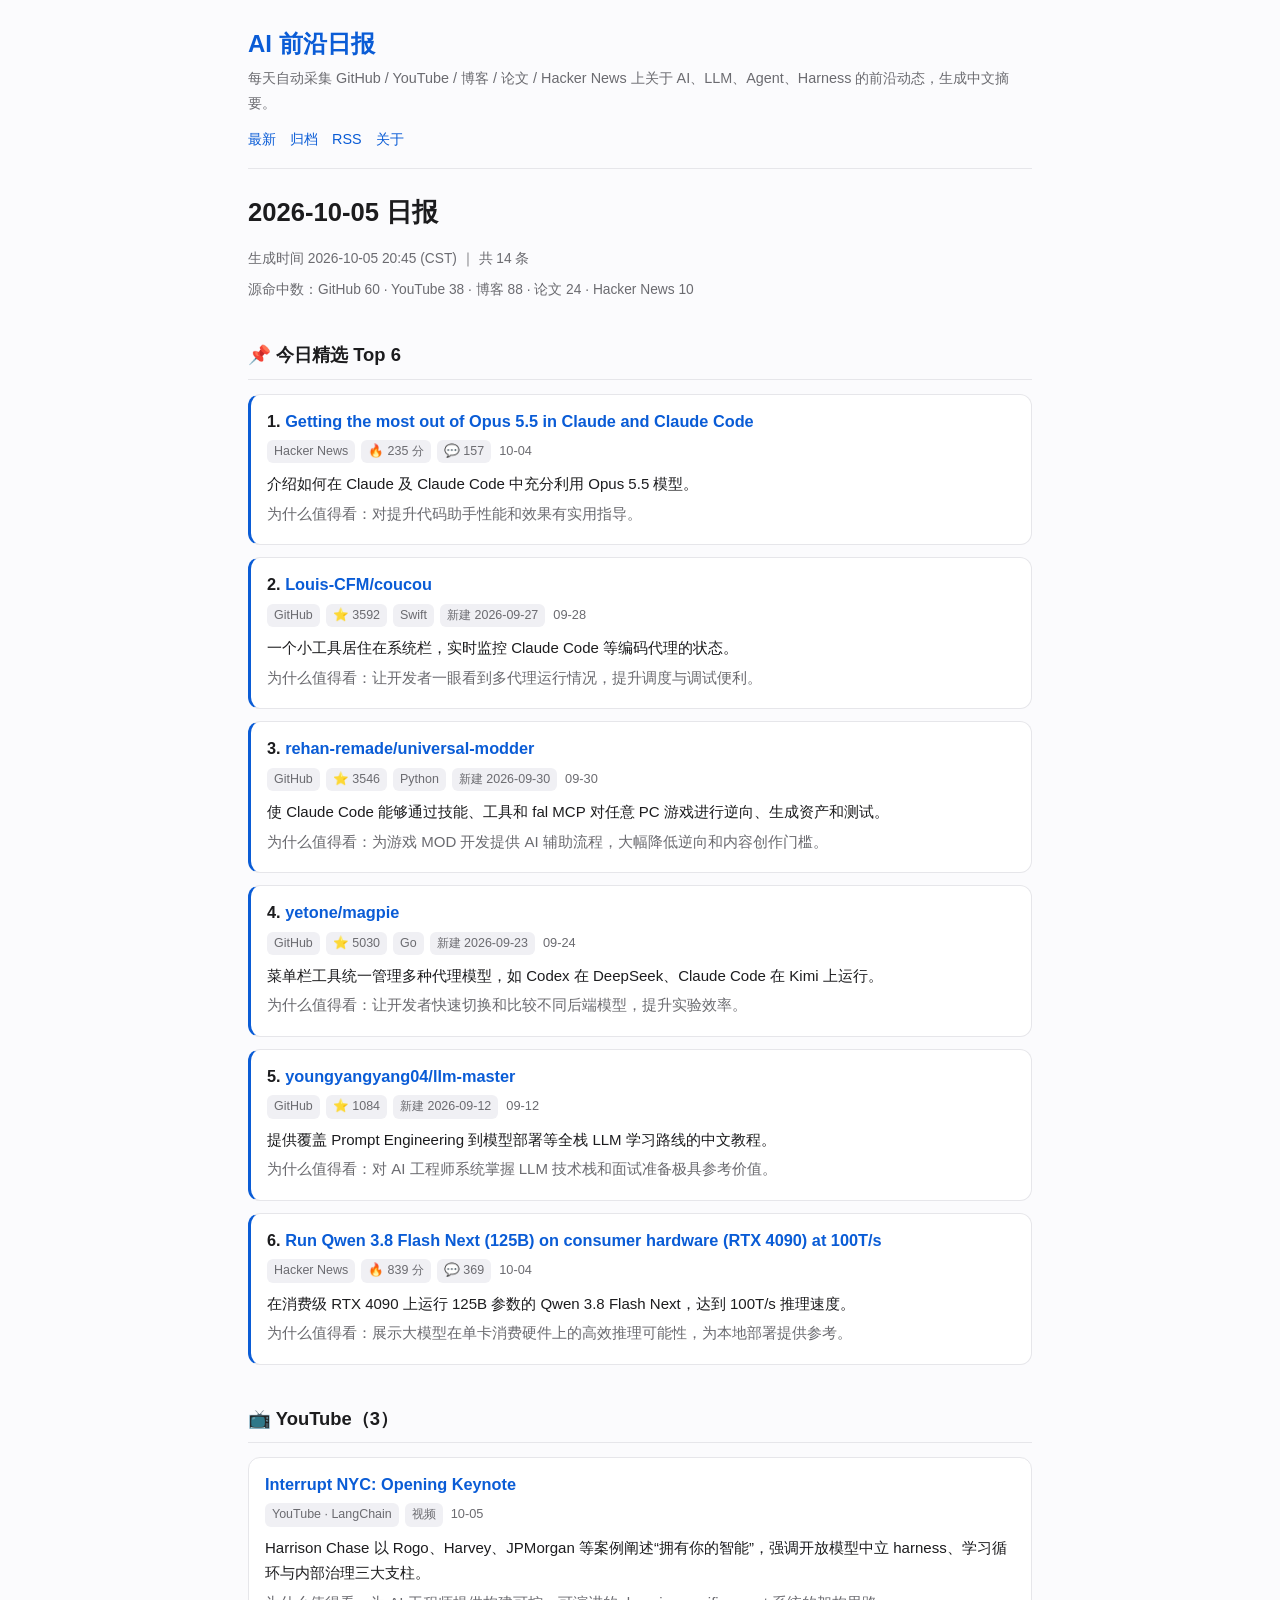
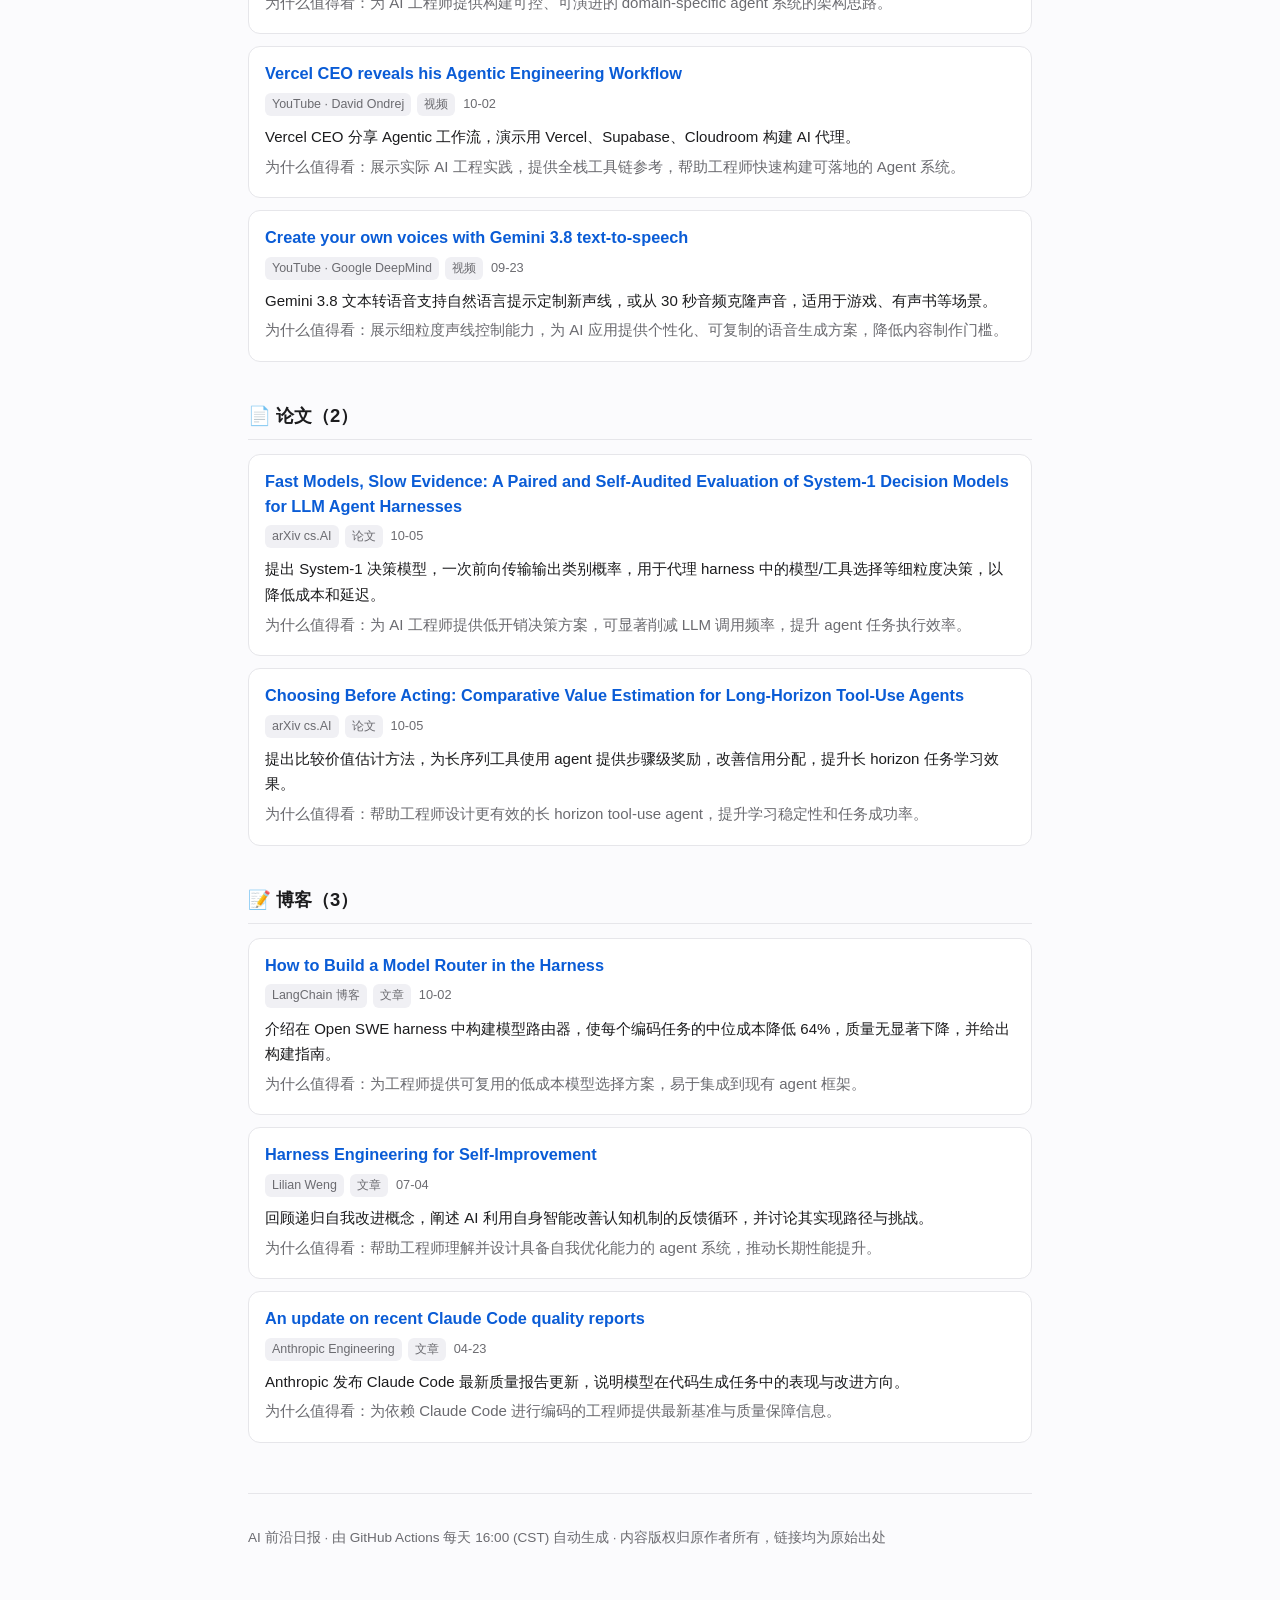
<file: site/index.html>
<!DOCTYPE html>
<html lang="zh-CN">
<head>
<meta charset="utf-8">
<meta name="viewport" content="width=device-width,initial-scale=1">
<title>2026-10-05 · AI 前沿日报</title>
<meta name="description" content="2026-10-05 AI / LLM / Agent 前沿日报">
<link rel="stylesheet" href="style.css">
<link rel="alternate" type="application/rss+xml" title="AI 前沿日报" href="https://ai-daily-digest.pages.dev/feed.xml">
</head>
<body>
<div class="wrap">
<header class="site">
<h1><a href="index.html">AI 前沿日报</a></h1>
<p>每天自动采集 GitHub / YouTube / 博客 / 论文 / Hacker News 上关于 AI、LLM、Agent、Harness 的前沿动态，生成中文摘要。</p>
<nav><a href="index.html">最新</a><a href="archive.html">归档</a><a href="feed.xml">RSS</a><a href="about.html">关于</a></nav>
</header>
<h1>2026-10-05 日报</h1>
<p class="meta">生成时间 2026-10-05 20:45 (CST) ｜ 共 14 条</p>
<p class="meta">源命中数：GitHub 60 · YouTube 38 · 博客 88 · 论文 24 · Hacker News 10</p>
<h2>📌 今日精选 Top 6</h2>
<article class="pick">
<h3>1. <a href="https://claude.dev/blog/getting-the-most-out-of-opus-5-5/" target="_blank" rel="noopener">Getting the most out of Opus 5.5 in Claude and Claude Code</a></h3>
<p class="meta"><span class="tag">Hacker News</span><span class="tag">🔥 235 分</span><span class="tag">💬 157</span><span class="date">10-04</span></p>
<p class="sum">介绍如何在 Claude 及 Claude Code 中充分利用 Opus 5.5 模型。</p>
<p class="why">为什么值得看：对提升代码助手性能和效果有实用指导。</p>
</article>
<article class="pick">
<h3>2. <a href="https://github.com/Louis-CFM/coucou" target="_blank" rel="noopener">Louis-CFM/coucou</a></h3>
<p class="meta"><span class="tag">GitHub</span><span class="tag">⭐ 3592</span><span class="tag">Swift</span><span class="tag">新建 2026-09-27</span><span class="date">09-28</span></p>
<p class="sum">一个小工具居住在系统栏，实时监控 Claude Code 等编码代理的状态。</p>
<p class="why">为什么值得看：让开发者一眼看到多代理运行情况，提升调度与调试便利。</p>
</article>
<article class="pick">
<h3>3. <a href="https://github.com/rehan-remade/universal-modder" target="_blank" rel="noopener">rehan-remade/universal-modder</a></h3>
<p class="meta"><span class="tag">GitHub</span><span class="tag">⭐ 3546</span><span class="tag">Python</span><span class="tag">新建 2026-09-30</span><span class="date">09-30</span></p>
<p class="sum">使 Claude Code 能够通过技能、工具和 fal MCP 对任意 PC 游戏进行逆向、生成资产和测试。</p>
<p class="why">为什么值得看：为游戏 MOD 开发提供 AI 辅助流程，大幅降低逆向和内容创作门槛。</p>
</article>
<article class="pick">
<h3>4. <a href="https://github.com/yetone/magpie" target="_blank" rel="noopener">yetone/magpie</a></h3>
<p class="meta"><span class="tag">GitHub</span><span class="tag">⭐ 5030</span><span class="tag">Go</span><span class="tag">新建 2026-09-23</span><span class="date">09-24</span></p>
<p class="sum">菜单栏工具统一管理多种代理模型，如 Codex 在 DeepSeek、Claude Code 在 Kimi 上运行。</p>
<p class="why">为什么值得看：让开发者快速切换和比较不同后端模型，提升实验效率。</p>
</article>
<article class="pick">
<h3>5. <a href="https://github.com/youngyangyang04/llm-master" target="_blank" rel="noopener">youngyangyang04/llm-master</a></h3>
<p class="meta"><span class="tag">GitHub</span><span class="tag">⭐ 1084</span><span class="tag">新建 2026-09-12</span><span class="date">09-12</span></p>
<p class="sum">提供覆盖 Prompt Engineering 到模型部署等全栈 LLM 学习路线的中文教程。</p>
<p class="why">为什么值得看：对 AI 工程师系统掌握 LLM 技术栈和面试准备极具参考价值。</p>
</article>
<article class="pick">
<h3>6. <a href="https://github.com/Niko1221/Strata" target="_blank" rel="noopener">Run Qwen 3.8 Flash Next (125B) on consumer hardware (RTX 4090) at 100T/s</a></h3>
<p class="meta"><span class="tag">Hacker News</span><span class="tag">🔥 839 分</span><span class="tag">💬 369</span><span class="date">10-04</span></p>
<p class="sum">在消费级 RTX 4090 上运行 125B 参数的 Qwen 3.8 Flash Next，达到 100T/s 推理速度。</p>
<p class="why">为什么值得看：展示大模型在单卡消费硬件上的高效推理可能性，为本地部署提供参考。</p>
</article>
<h2>📺 YouTube（3）</h2>
<article class="item">
<h3><a href="https://www.youtube.com/watch?v=950byF7njfw" target="_blank" rel="noopener">Interrupt NYC: Opening Keynote</a></h3>
<p class="meta"><span class="tag">YouTube · LangChain</span><span class="tag">视频</span><span class="date">10-05</span></p>
<p class="sum">Harrison Chase 以 Rogo、Harvey、JPMorgan 等案例阐述“拥有你的智能”，强调开放模型中立 harness、学习循环与内部治理三大支柱。</p>
<p class="why">为什么值得看：为 AI 工程师提供构建可控、可演进的 domain‑specific agent 系统的架构思路。</p>
</article>
<article class="item">
<h3><a href="https://www.youtube.com/watch?v=WeiB_gLOdQE" target="_blank" rel="noopener">Vercel CEO reveals his Agentic Engineering Workflow</a></h3>
<p class="meta"><span class="tag">YouTube · David Ondrej</span><span class="tag">视频</span><span class="date">10-02</span></p>
<p class="sum">Vercel CEO 分享 Agentic 工作流，演示用 Vercel、Supabase、Cloudroom 构建 AI 代理。</p>
<p class="why">为什么值得看：展示实际 AI 工程实践，提供全栈工具链参考，帮助工程师快速构建可落地的 Agent 系统。</p>
</article>
<article class="item">
<h3><a href="https://www.youtube.com/watch?v=FL6mI_Br-mc" target="_blank" rel="noopener">Create your own voices with Gemini 3.8 text-to-speech</a></h3>
<p class="meta"><span class="tag">YouTube · Google DeepMind</span><span class="tag">视频</span><span class="date">09-23</span></p>
<p class="sum">Gemini 3.8 文本转语音支持自然语言提示定制新声线，或从 30 秒音频克隆声音，适用于游戏、有声书等场景。</p>
<p class="why">为什么值得看：展示细粒度声线控制能力，为 AI 应用提供个性化、可复制的语音生成方案，降低内容制作门槛。</p>
</article>
<h2>📄 论文（2）</h2>
<article class="item">
<h3><a href="https://arxiv.org/abs/2610.02267" target="_blank" rel="noopener">Fast Models, Slow Evidence: A Paired and Self-Audited Evaluation of System-1 Decision Models for LLM Agent Harnesses</a></h3>
<p class="meta"><span class="tag">arXiv cs.AI</span><span class="tag">论文</span><span class="date">10-05</span></p>
<p class="sum">提出 System-1 决策模型，一次前向传输输出类别概率，用于代理 harness 中的模型/工具选择等细粒度决策，以降低成本和延迟。</p>
<p class="why">为什么值得看：为 AI 工程师提供低开销决策方案，可显著削减 LLM 调用频率，提升 agent 任务执行效率。</p>
</article>
<article class="item">
<h3><a href="https://arxiv.org/abs/2610.02330" target="_blank" rel="noopener">Choosing Before Acting: Comparative Value Estimation for Long-Horizon Tool-Use Agents</a></h3>
<p class="meta"><span class="tag">arXiv cs.AI</span><span class="tag">论文</span><span class="date">10-05</span></p>
<p class="sum">提出比较价值估计方法，为长序列工具使用 agent 提供步骤级奖励，改善信用分配，提升长 horizon 任务学习效果。</p>
<p class="why">为什么值得看：帮助工程师设计更有效的长 horizon tool-use agent，提升学习稳定性和任务成功率。</p>
</article>
<h2>📝 博客（3）</h2>
<article class="item">
<h3><a href="https://www.langchain.com/blog/how-to-build-a-model-router-in-the-harness" target="_blank" rel="noopener">How to Build a Model Router in the Harness</a></h3>
<p class="meta"><span class="tag">LangChain 博客</span><span class="tag">文章</span><span class="date">10-02</span></p>
<p class="sum">介绍在 Open SWE harness 中构建模型路由器，使每个编码任务的中位成本降低 64%，质量无显著下降，并给出构建指南。</p>
<p class="why">为什么值得看：为工程师提供可复用的低成本模型选择方案，易于集成到现有 agent 框架。</p>
</article>
<article class="item">
<h3><a href="https://lilianweng.github.io/posts/2026-07-04-harness/" target="_blank" rel="noopener">Harness Engineering for Self-Improvement</a></h3>
<p class="meta"><span class="tag">Lilian Weng</span><span class="tag">文章</span><span class="date">07-04</span></p>
<p class="sum">回顾递归自我改进概念，阐述 AI 利用自身智能改善认知机制的反馈循环，并讨论其实现路径与挑战。</p>
<p class="why">为什么值得看：帮助工程师理解并设计具备自我优化能力的 agent 系统，推动长期性能提升。</p>
</article>
<article class="item">
<h3><a href="https://www.anthropic.com/engineering/april-23-postmortem" target="_blank" rel="noopener">An update on recent Claude Code quality reports</a></h3>
<p class="meta"><span class="tag">Anthropic Engineering</span><span class="tag">文章</span><span class="date">04-23</span></p>
<p class="sum">Anthropic 发布 Claude Code 最新质量报告更新，说明模型在代码生成任务中的表现与改进方向。</p>
<p class="why">为什么值得看：为依赖 Claude Code 进行编码的工程师提供最新基准与质量保障信息。</p>
</article>
<footer>
<p>AI 前沿日报 · 由 GitHub Actions 每天 16:00 (CST) 自动生成 · 内容版权归原作者所有，链接均为原始出处</p>
</footer>
</div>
</body>
</html>
</file>
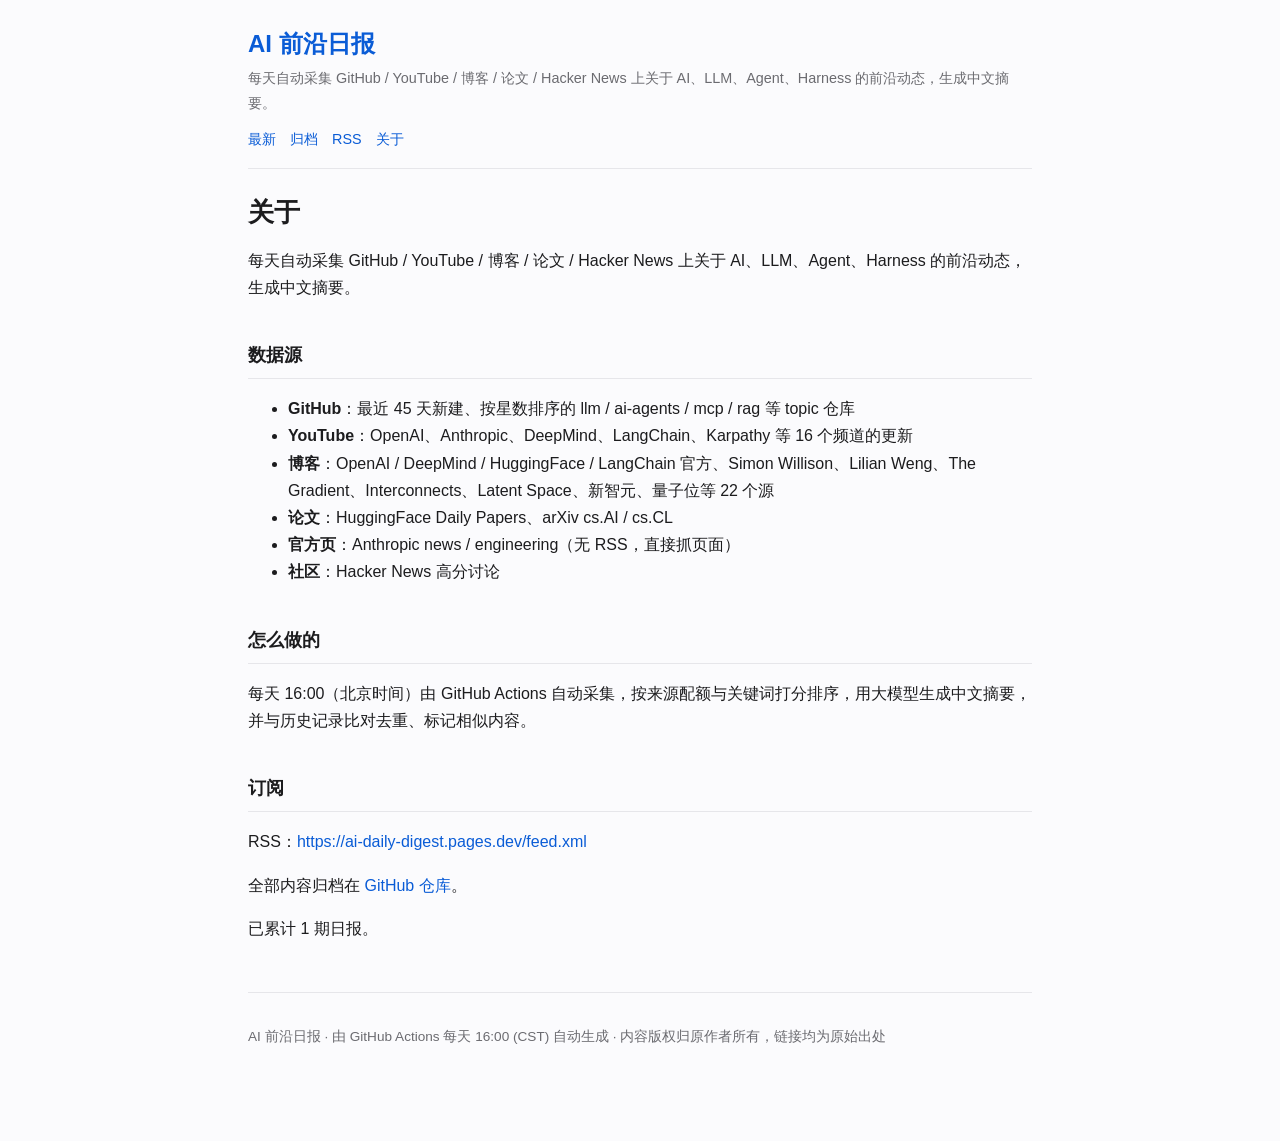
<file: site/about.html>
<!DOCTYPE html>
<html lang="zh-CN">
<head>
<meta charset="utf-8">
<meta name="viewport" content="width=device-width,initial-scale=1">
<title>关于 · AI 前沿日报</title>
<meta name="description" content="关于 AI 前沿日报">
<link rel="stylesheet" href="style.css">
<link rel="alternate" type="application/rss+xml" title="AI 前沿日报" href="https://ai-daily-digest.pages.dev/feed.xml">
</head>
<body>
<div class="wrap">
<header class="site">
<h1><a href="index.html">AI 前沿日报</a></h1>
<p>每天自动采集 GitHub / YouTube / 博客 / 论文 / Hacker News 上关于 AI、LLM、Agent、Harness 的前沿动态，生成中文摘要。</p>
<nav><a href="index.html">最新</a><a href="archive.html">归档</a><a href="feed.xml">RSS</a><a href="about.html">关于</a></nav>
</header>
<h1>关于</h1>
<p>每天自动采集 GitHub / YouTube / 博客 / 论文 / Hacker News 上关于 AI、LLM、Agent、Harness 的前沿动态，生成中文摘要。</p>
<h2>数据源</h2>
<ul><li><strong>GitHub</strong>：最近 45 天新建、按星数排序的 llm / ai-agents / mcp / rag 等 topic 仓库</li><li><strong>YouTube</strong>：OpenAI、Anthropic、DeepMind、LangChain、Karpathy 等 16 个频道的更新</li><li><strong>博客</strong>：OpenAI / DeepMind / HuggingFace / LangChain 官方、Simon Willison、Lilian Weng、The Gradient、Interconnects、Latent Space、新智元、量子位等 22 个源</li><li><strong>论文</strong>：HuggingFace Daily Papers、arXiv cs.AI / cs.CL</li><li><strong>官方页</strong>：Anthropic news / engineering（无 RSS，直接抓页面）</li><li><strong>社区</strong>：Hacker News 高分讨论</li></ul>
<h2>怎么做的</h2>
<p>每天 16:00（北京时间）由 GitHub Actions 自动采集，按来源配额与关键词打分排序，用大模型生成中文摘要，并与历史记录比对去重、标记相似内容。</p>
<h2>订阅</h2>
<p>RSS：<a href="https://ai-daily-digest.pages.dev/feed.xml">https://ai-daily-digest.pages.dev/feed.xml</a></p>
<p>全部内容归档在 <a href="https://github.com/Justin-Yijun/ai-daily-digest" target="_blank" rel="noopener">GitHub 仓库</a>。</p>
<p>已累计 1 期日报。</p>
<footer>
<p>AI 前沿日报 · 由 GitHub Actions 每天 16:00 (CST) 自动生成 · 内容版权归原作者所有，链接均为原始出处</p>
</footer>
</div>
</body>
</html>
</file>
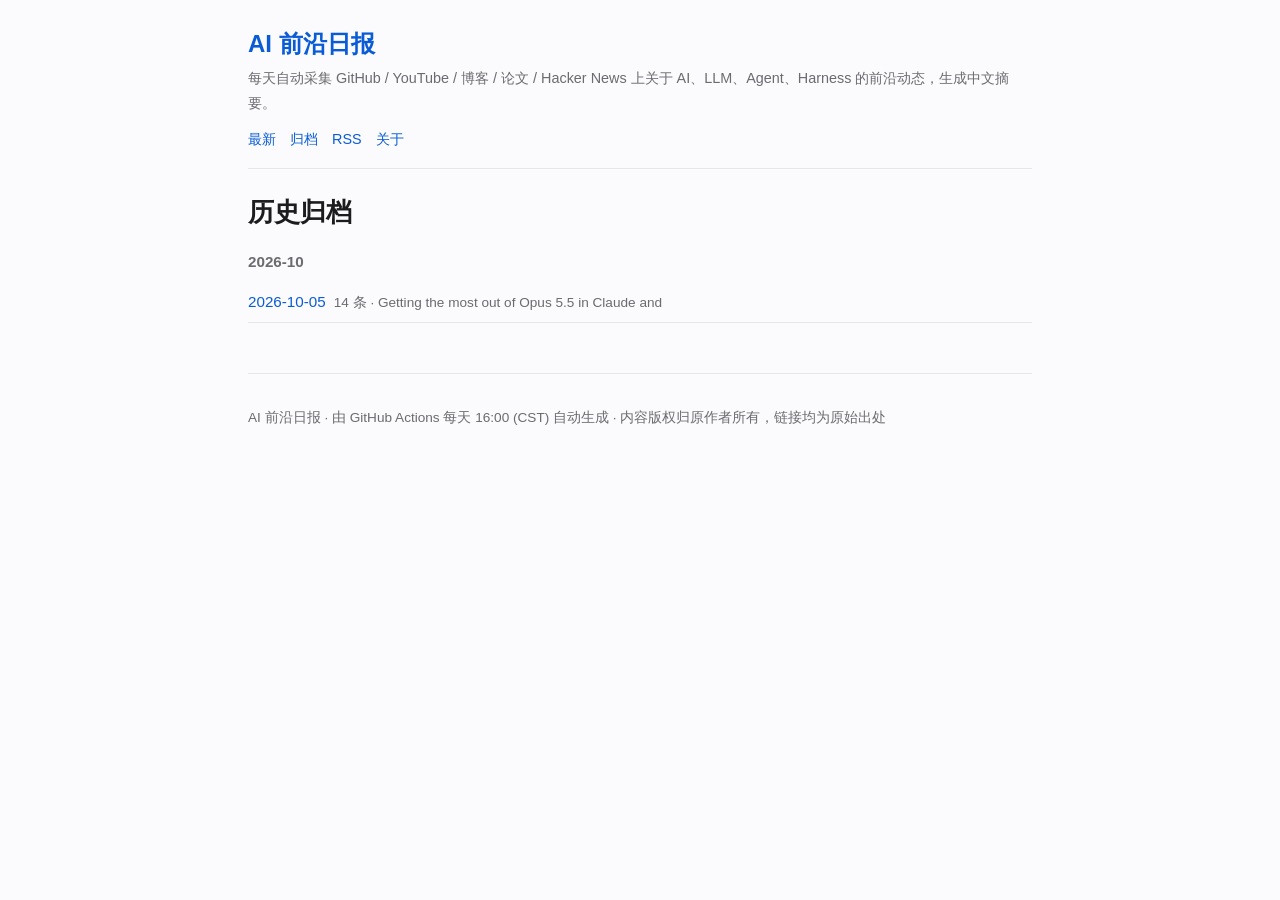
<file: site/archive.html>
<!DOCTYPE html>
<html lang="zh-CN">
<head>
<meta charset="utf-8">
<meta name="viewport" content="width=device-width,initial-scale=1">
<title>历史归档 · AI 前沿日报</title>
<meta name="description" content="历史归档">
<link rel="stylesheet" href="style.css">
<link rel="alternate" type="application/rss+xml" title="AI 前沿日报" href="https://ai-daily-digest.pages.dev/feed.xml">
</head>
<body>
<div class="wrap">
<header class="site">
<h1><a href="index.html">AI 前沿日报</a></h1>
<p>每天自动采集 GitHub / YouTube / 博客 / 论文 / Hacker News 上关于 AI、LLM、Agent、Harness 的前沿动态，生成中文摘要。</p>
<nav><a href="index.html">最新</a><a href="archive.html">归档</a><a href="feed.xml">RSS</a><a href="about.html">关于</a></nav>
</header>
<h1>历史归档</h1>
<div class="months"><h3>2026-10</h3><ul class="archive-list">
<li><a href="d/2026-10-05.html">2026-10-05</a><span class="cnt">14 条 · Getting the most out of Opus 5.5 in Claude and</span></li>
</ul></div>
<footer>
<p>AI 前沿日报 · 由 GitHub Actions 每天 16:00 (CST) 自动生成 · 内容版权归原作者所有，链接均为原始出处</p>
</footer>
</div>
</body>
</html>
</file>
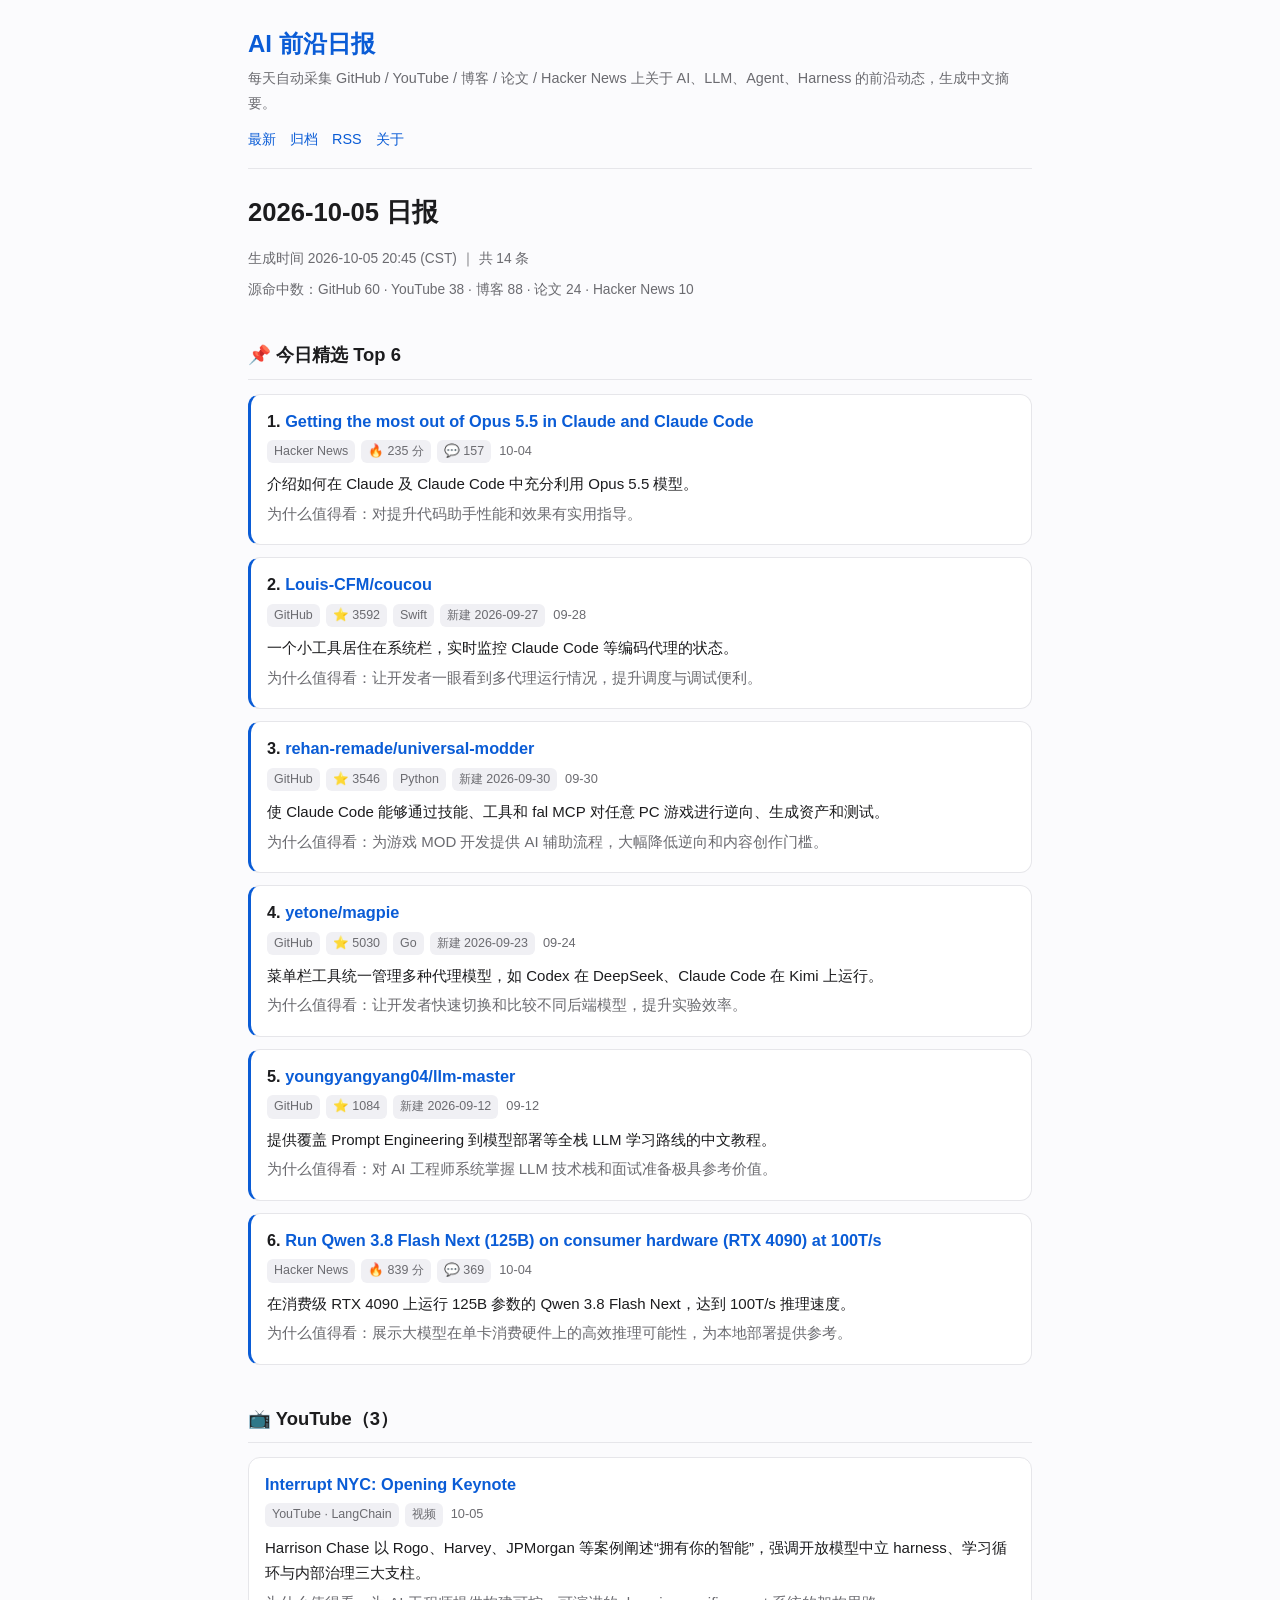
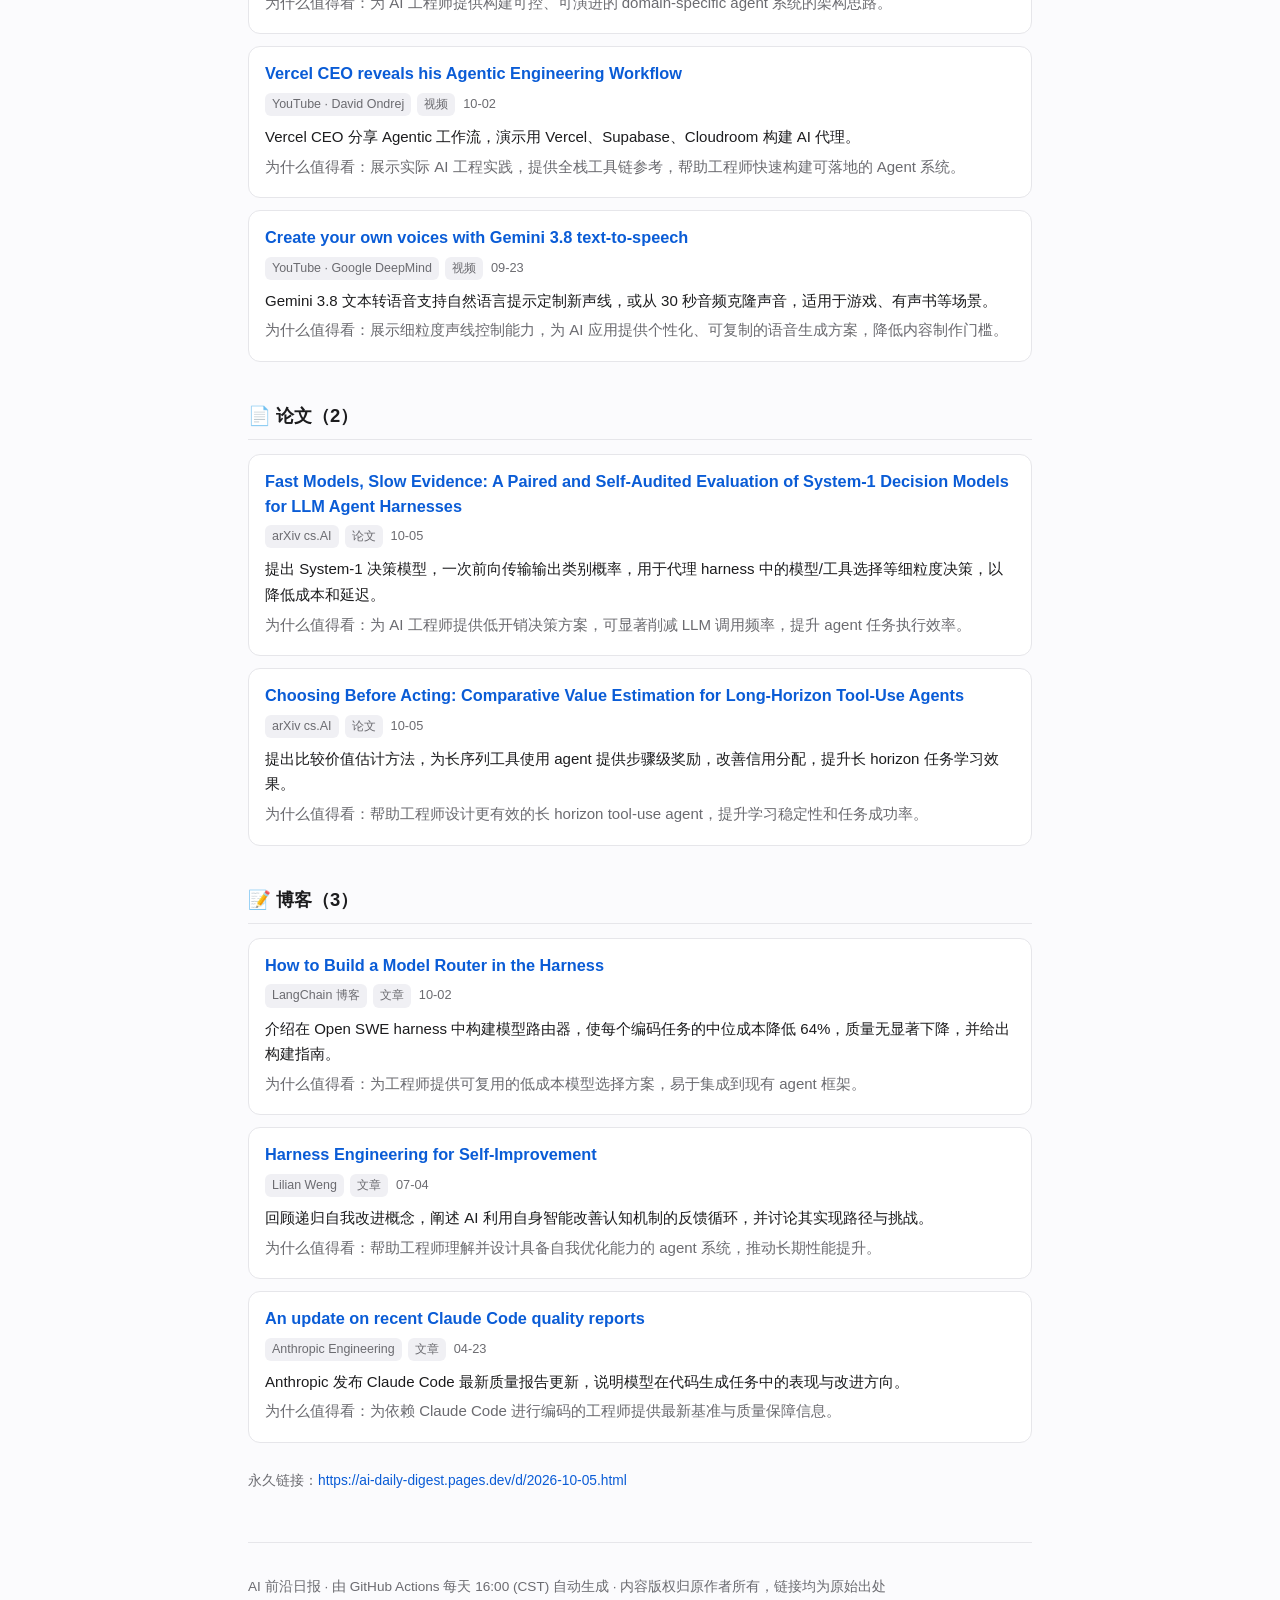
<file: site/d/2026-10-05.html>
<!DOCTYPE html>
<html lang="zh-CN">
<head>
<meta charset="utf-8">
<meta name="viewport" content="width=device-width,initial-scale=1">
<title>2026-10-05 · AI 前沿日报</title>
<meta name="description" content="2026-10-05 AI / LLM / Agent 前沿日报">
<link rel="stylesheet" href="../style.css">
<link rel="alternate" type="application/rss+xml" title="AI 前沿日报" href="https://ai-daily-digest.pages.dev/feed.xml">
</head>
<body>
<div class="wrap">
<header class="site">
<h1><a href="../index.html">AI 前沿日报</a></h1>
<p>每天自动采集 GitHub / YouTube / 博客 / 论文 / Hacker News 上关于 AI、LLM、Agent、Harness 的前沿动态，生成中文摘要。</p>
<nav><a href="../index.html">最新</a><a href="../archive.html">归档</a><a href="../feed.xml">RSS</a><a href="../about.html">关于</a></nav>
</header>
<h1>2026-10-05 日报</h1>
<p class="meta">生成时间 2026-10-05 20:45 (CST) ｜ 共 14 条</p>
<p class="meta">源命中数：GitHub 60 · YouTube 38 · 博客 88 · 论文 24 · Hacker News 10</p>
<h2>📌 今日精选 Top 6</h2>
<article class="pick">
<h3>1. <a href="https://claude.dev/blog/getting-the-most-out-of-opus-5-5/" target="_blank" rel="noopener">Getting the most out of Opus 5.5 in Claude and Claude Code</a></h3>
<p class="meta"><span class="tag">Hacker News</span><span class="tag">🔥 235 分</span><span class="tag">💬 157</span><span class="date">10-04</span></p>
<p class="sum">介绍如何在 Claude 及 Claude Code 中充分利用 Opus 5.5 模型。</p>
<p class="why">为什么值得看：对提升代码助手性能和效果有实用指导。</p>
</article>
<article class="pick">
<h3>2. <a href="https://github.com/Louis-CFM/coucou" target="_blank" rel="noopener">Louis-CFM/coucou</a></h3>
<p class="meta"><span class="tag">GitHub</span><span class="tag">⭐ 3592</span><span class="tag">Swift</span><span class="tag">新建 2026-09-27</span><span class="date">09-28</span></p>
<p class="sum">一个小工具居住在系统栏，实时监控 Claude Code 等编码代理的状态。</p>
<p class="why">为什么值得看：让开发者一眼看到多代理运行情况，提升调度与调试便利。</p>
</article>
<article class="pick">
<h3>3. <a href="https://github.com/rehan-remade/universal-modder" target="_blank" rel="noopener">rehan-remade/universal-modder</a></h3>
<p class="meta"><span class="tag">GitHub</span><span class="tag">⭐ 3546</span><span class="tag">Python</span><span class="tag">新建 2026-09-30</span><span class="date">09-30</span></p>
<p class="sum">使 Claude Code 能够通过技能、工具和 fal MCP 对任意 PC 游戏进行逆向、生成资产和测试。</p>
<p class="why">为什么值得看：为游戏 MOD 开发提供 AI 辅助流程，大幅降低逆向和内容创作门槛。</p>
</article>
<article class="pick">
<h3>4. <a href="https://github.com/yetone/magpie" target="_blank" rel="noopener">yetone/magpie</a></h3>
<p class="meta"><span class="tag">GitHub</span><span class="tag">⭐ 5030</span><span class="tag">Go</span><span class="tag">新建 2026-09-23</span><span class="date">09-24</span></p>
<p class="sum">菜单栏工具统一管理多种代理模型，如 Codex 在 DeepSeek、Claude Code 在 Kimi 上运行。</p>
<p class="why">为什么值得看：让开发者快速切换和比较不同后端模型，提升实验效率。</p>
</article>
<article class="pick">
<h3>5. <a href="https://github.com/youngyangyang04/llm-master" target="_blank" rel="noopener">youngyangyang04/llm-master</a></h3>
<p class="meta"><span class="tag">GitHub</span><span class="tag">⭐ 1084</span><span class="tag">新建 2026-09-12</span><span class="date">09-12</span></p>
<p class="sum">提供覆盖 Prompt Engineering 到模型部署等全栈 LLM 学习路线的中文教程。</p>
<p class="why">为什么值得看：对 AI 工程师系统掌握 LLM 技术栈和面试准备极具参考价值。</p>
</article>
<article class="pick">
<h3>6. <a href="https://github.com/Niko1221/Strata" target="_blank" rel="noopener">Run Qwen 3.8 Flash Next (125B) on consumer hardware (RTX 4090) at 100T/s</a></h3>
<p class="meta"><span class="tag">Hacker News</span><span class="tag">🔥 839 分</span><span class="tag">💬 369</span><span class="date">10-04</span></p>
<p class="sum">在消费级 RTX 4090 上运行 125B 参数的 Qwen 3.8 Flash Next，达到 100T/s 推理速度。</p>
<p class="why">为什么值得看：展示大模型在单卡消费硬件上的高效推理可能性，为本地部署提供参考。</p>
</article>
<h2>📺 YouTube（3）</h2>
<article class="item">
<h3><a href="https://www.youtube.com/watch?v=950byF7njfw" target="_blank" rel="noopener">Interrupt NYC: Opening Keynote</a></h3>
<p class="meta"><span class="tag">YouTube · LangChain</span><span class="tag">视频</span><span class="date">10-05</span></p>
<p class="sum">Harrison Chase 以 Rogo、Harvey、JPMorgan 等案例阐述“拥有你的智能”，强调开放模型中立 harness、学习循环与内部治理三大支柱。</p>
<p class="why">为什么值得看：为 AI 工程师提供构建可控、可演进的 domain‑specific agent 系统的架构思路。</p>
</article>
<article class="item">
<h3><a href="https://www.youtube.com/watch?v=WeiB_gLOdQE" target="_blank" rel="noopener">Vercel CEO reveals his Agentic Engineering Workflow</a></h3>
<p class="meta"><span class="tag">YouTube · David Ondrej</span><span class="tag">视频</span><span class="date">10-02</span></p>
<p class="sum">Vercel CEO 分享 Agentic 工作流，演示用 Vercel、Supabase、Cloudroom 构建 AI 代理。</p>
<p class="why">为什么值得看：展示实际 AI 工程实践，提供全栈工具链参考，帮助工程师快速构建可落地的 Agent 系统。</p>
</article>
<article class="item">
<h3><a href="https://www.youtube.com/watch?v=FL6mI_Br-mc" target="_blank" rel="noopener">Create your own voices with Gemini 3.8 text-to-speech</a></h3>
<p class="meta"><span class="tag">YouTube · Google DeepMind</span><span class="tag">视频</span><span class="date">09-23</span></p>
<p class="sum">Gemini 3.8 文本转语音支持自然语言提示定制新声线，或从 30 秒音频克隆声音，适用于游戏、有声书等场景。</p>
<p class="why">为什么值得看：展示细粒度声线控制能力，为 AI 应用提供个性化、可复制的语音生成方案，降低内容制作门槛。</p>
</article>
<h2>📄 论文（2）</h2>
<article class="item">
<h3><a href="https://arxiv.org/abs/2610.02267" target="_blank" rel="noopener">Fast Models, Slow Evidence: A Paired and Self-Audited Evaluation of System-1 Decision Models for LLM Agent Harnesses</a></h3>
<p class="meta"><span class="tag">arXiv cs.AI</span><span class="tag">论文</span><span class="date">10-05</span></p>
<p class="sum">提出 System-1 决策模型，一次前向传输输出类别概率，用于代理 harness 中的模型/工具选择等细粒度决策，以降低成本和延迟。</p>
<p class="why">为什么值得看：为 AI 工程师提供低开销决策方案，可显著削减 LLM 调用频率，提升 agent 任务执行效率。</p>
</article>
<article class="item">
<h3><a href="https://arxiv.org/abs/2610.02330" target="_blank" rel="noopener">Choosing Before Acting: Comparative Value Estimation for Long-Horizon Tool-Use Agents</a></h3>
<p class="meta"><span class="tag">arXiv cs.AI</span><span class="tag">论文</span><span class="date">10-05</span></p>
<p class="sum">提出比较价值估计方法，为长序列工具使用 agent 提供步骤级奖励，改善信用分配，提升长 horizon 任务学习效果。</p>
<p class="why">为什么值得看：帮助工程师设计更有效的长 horizon tool-use agent，提升学习稳定性和任务成功率。</p>
</article>
<h2>📝 博客（3）</h2>
<article class="item">
<h3><a href="https://www.langchain.com/blog/how-to-build-a-model-router-in-the-harness" target="_blank" rel="noopener">How to Build a Model Router in the Harness</a></h3>
<p class="meta"><span class="tag">LangChain 博客</span><span class="tag">文章</span><span class="date">10-02</span></p>
<p class="sum">介绍在 Open SWE harness 中构建模型路由器，使每个编码任务的中位成本降低 64%，质量无显著下降，并给出构建指南。</p>
<p class="why">为什么值得看：为工程师提供可复用的低成本模型选择方案，易于集成到现有 agent 框架。</p>
</article>
<article class="item">
<h3><a href="https://lilianweng.github.io/posts/2026-07-04-harness/" target="_blank" rel="noopener">Harness Engineering for Self-Improvement</a></h3>
<p class="meta"><span class="tag">Lilian Weng</span><span class="tag">文章</span><span class="date">07-04</span></p>
<p class="sum">回顾递归自我改进概念，阐述 AI 利用自身智能改善认知机制的反馈循环，并讨论其实现路径与挑战。</p>
<p class="why">为什么值得看：帮助工程师理解并设计具备自我优化能力的 agent 系统，推动长期性能提升。</p>
</article>
<article class="item">
<h3><a href="https://www.anthropic.com/engineering/april-23-postmortem" target="_blank" rel="noopener">An update on recent Claude Code quality reports</a></h3>
<p class="meta"><span class="tag">Anthropic Engineering</span><span class="tag">文章</span><span class="date">04-23</span></p>
<p class="sum">Anthropic 发布 Claude Code 最新质量报告更新，说明模型在代码生成任务中的表现与改进方向。</p>
<p class="why">为什么值得看：为依赖 Claude Code 进行编码的工程师提供最新基准与质量保障信息。</p>
</article>
<p class="meta" style="margin-top:26px">永久链接：<a href="https://ai-daily-digest.pages.dev/d/2026-10-05.html">https://ai-daily-digest.pages.dev/d/2026-10-05.html</a></p>
<footer>
<p>AI 前沿日报 · 由 GitHub Actions 每天 16:00 (CST) 自动生成 · 内容版权归原作者所有，链接均为原始出处</p>
</footer>
</div>
</body>
</html>
</file>
<file: site/style.css>
:root{--bg:#fbfbfd;--fg:#1c1c1e;--muted:#6b6b70;--card:#fff;--line:#e6e6ea;--link:#0a5cd6;--tag:#f0f0f4}
@media (prefers-color-scheme:dark){:root{--bg:#131316;--fg:#e8e8ea;--muted:#9a9aa0;--card:#1c1c20;--line:#2c2c32;--link:#6ea8fe;--tag:#26262c}}
*{box-sizing:border-box}
body{margin:0;background:var(--bg);color:var(--fg);font:16px/1.7 -apple-system,BlinkMacSystemFont,"Segoe UI","Noto Sans SC","PingFang SC","Microsoft YaHei",sans-serif}
.wrap{max-width:820px;margin:0 auto;padding:28px 18px 80px}
header.site{border-bottom:1px solid var(--line);padding-bottom:16px;margin-bottom:26px}
header.site h1{margin:0 0 6px;font-size:1.5rem}
header.site p{margin:0;color:var(--muted);font-size:.9rem}
header.site nav{margin-top:12px;font-size:.9rem}
header.site nav a{margin-right:14px}
a{color:var(--link);text-decoration:none}
a:hover{text-decoration:underline}
h1{font-size:1.6rem;line-height:1.35}
h2{font-size:1.15rem;margin:38px 0 14px;padding-bottom:8px;border-bottom:1px solid var(--line)}
h3{font-size:1.02rem;margin:0 0 6px;line-height:1.5}
.meta{color:var(--muted);font-size:.86rem;margin:0 0 8px}
.sum{margin:0 0 4px;font-size:.94rem}
.why{margin:0 0 4px;font-size:.94rem;color:var(--muted)}
.dup{color:var(--muted);font-size:.86rem;margin:6px 0 0}
.pick,.item{background:var(--card);border:1px solid var(--line);border-radius:12px;padding:14px 16px;margin:0 0 12px}
.pick{border-left:3px solid var(--link)}
.tag{display:inline-block;background:var(--tag);border-radius:6px;padding:1px 7px;font-size:.78rem;color:var(--muted);margin-right:6px}
.date{color:var(--muted);font-size:.8rem;margin-left:2px}
blockquote{margin:0 0 22px;padding:10px 14px;border-left:3px solid var(--line);background:var(--card);border-radius:0 8px 8px 0;color:var(--muted);font-size:.9rem}
blockquote p{margin:0}
.warn{background:var(--card);border:1px solid #e0b34a;border-left:3px solid #e0b34a;border-radius:10px;padding:12px 16px;margin-bottom:22px;font-size:.9rem}
.warn ul{margin:6px 0 0;padding-left:20px}
footer{margin-top:50px;padding-top:18px;border-top:1px solid var(--line);color:var(--muted);font-size:.85rem}
.months h3{color:var(--muted);font-weight:600;font-size:.95rem;margin:22px 0 8px}
.archive-list{list-style:none;padding:0;margin:0}
.archive-list li{padding:7px 0;border-bottom:1px solid var(--line);font-size:.95rem}
.archive-list .cnt{color:var(--muted);font-size:.85rem;margin-left:8px}
code{background:var(--tag);border-radius:5px;padding:1px 5px;font-size:.86em}
.pager{display:flex;justify-content:space-between;font-size:.9rem;margin:26px 0}
@media(max-width:560px){.wrap{padding:20px 14px 60px}h1{font-size:1.35rem}.pick,.item{padding:12px 13px}}
</file>
